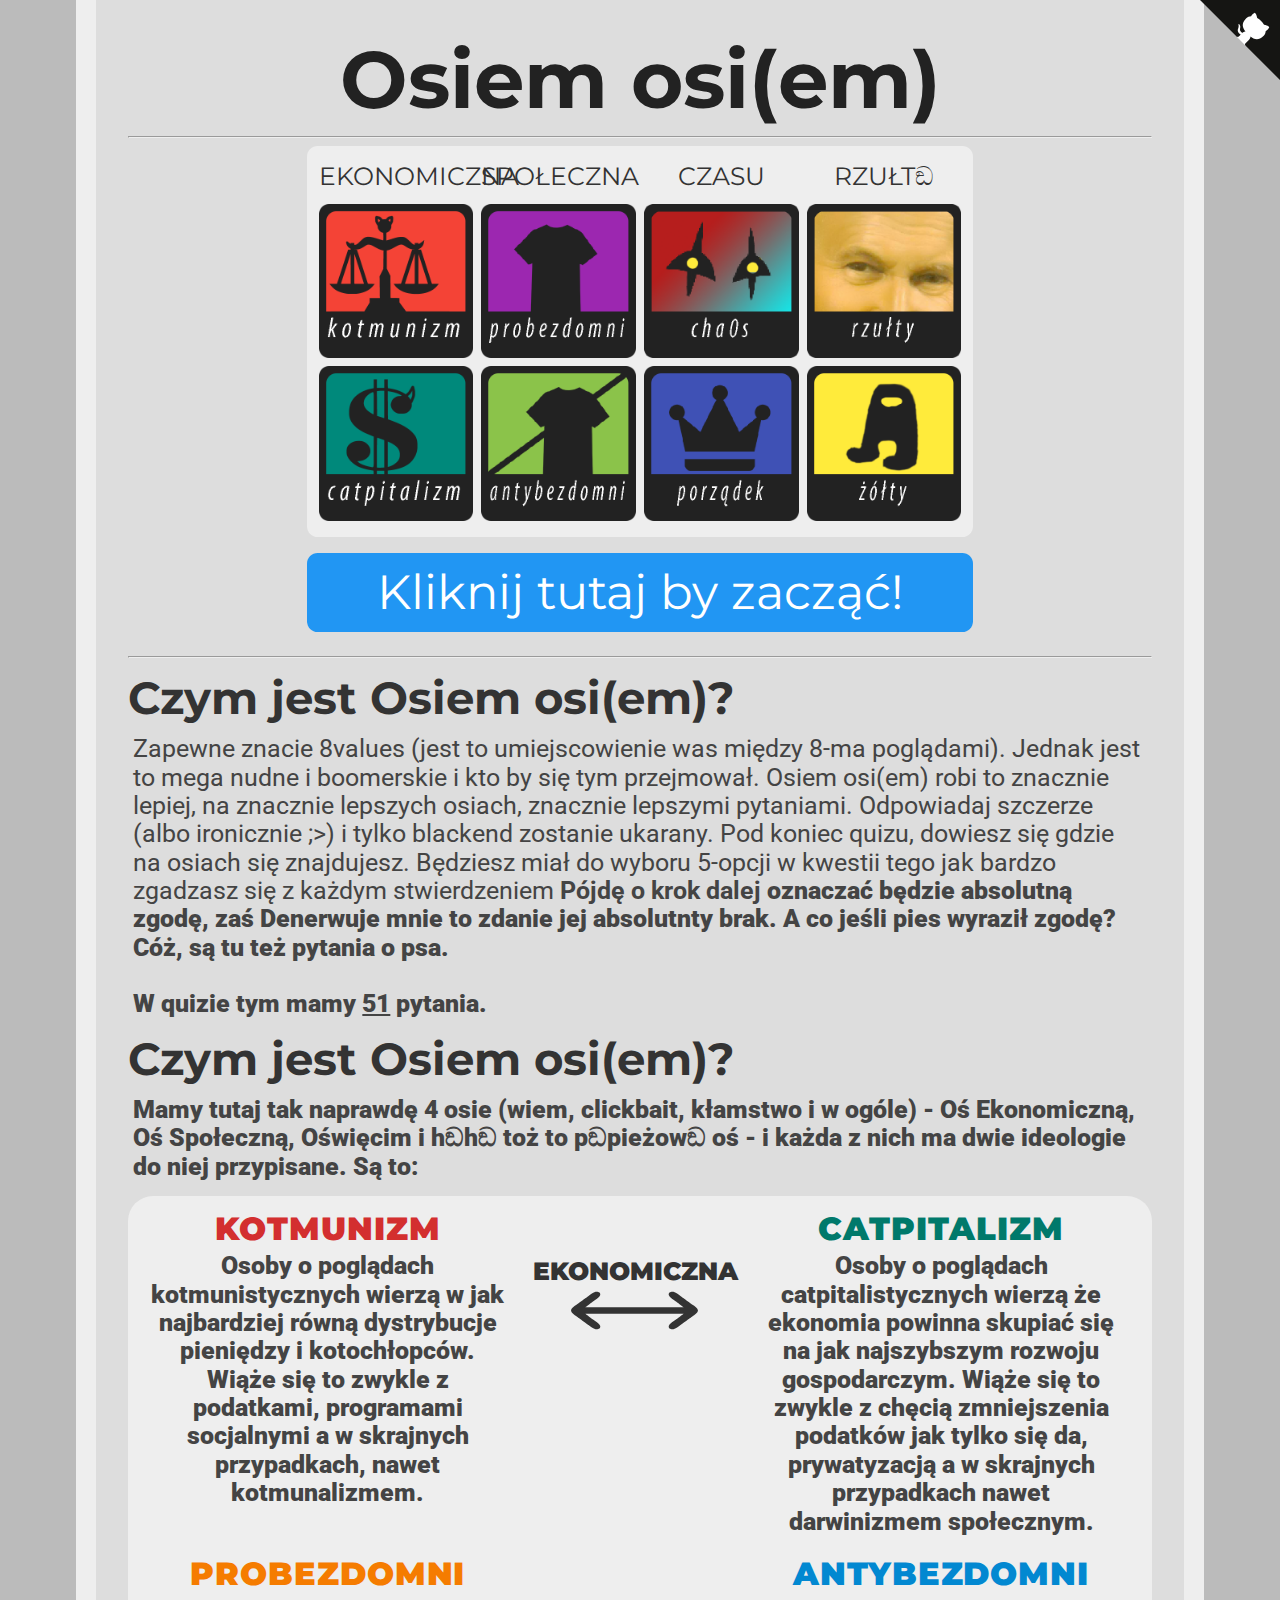
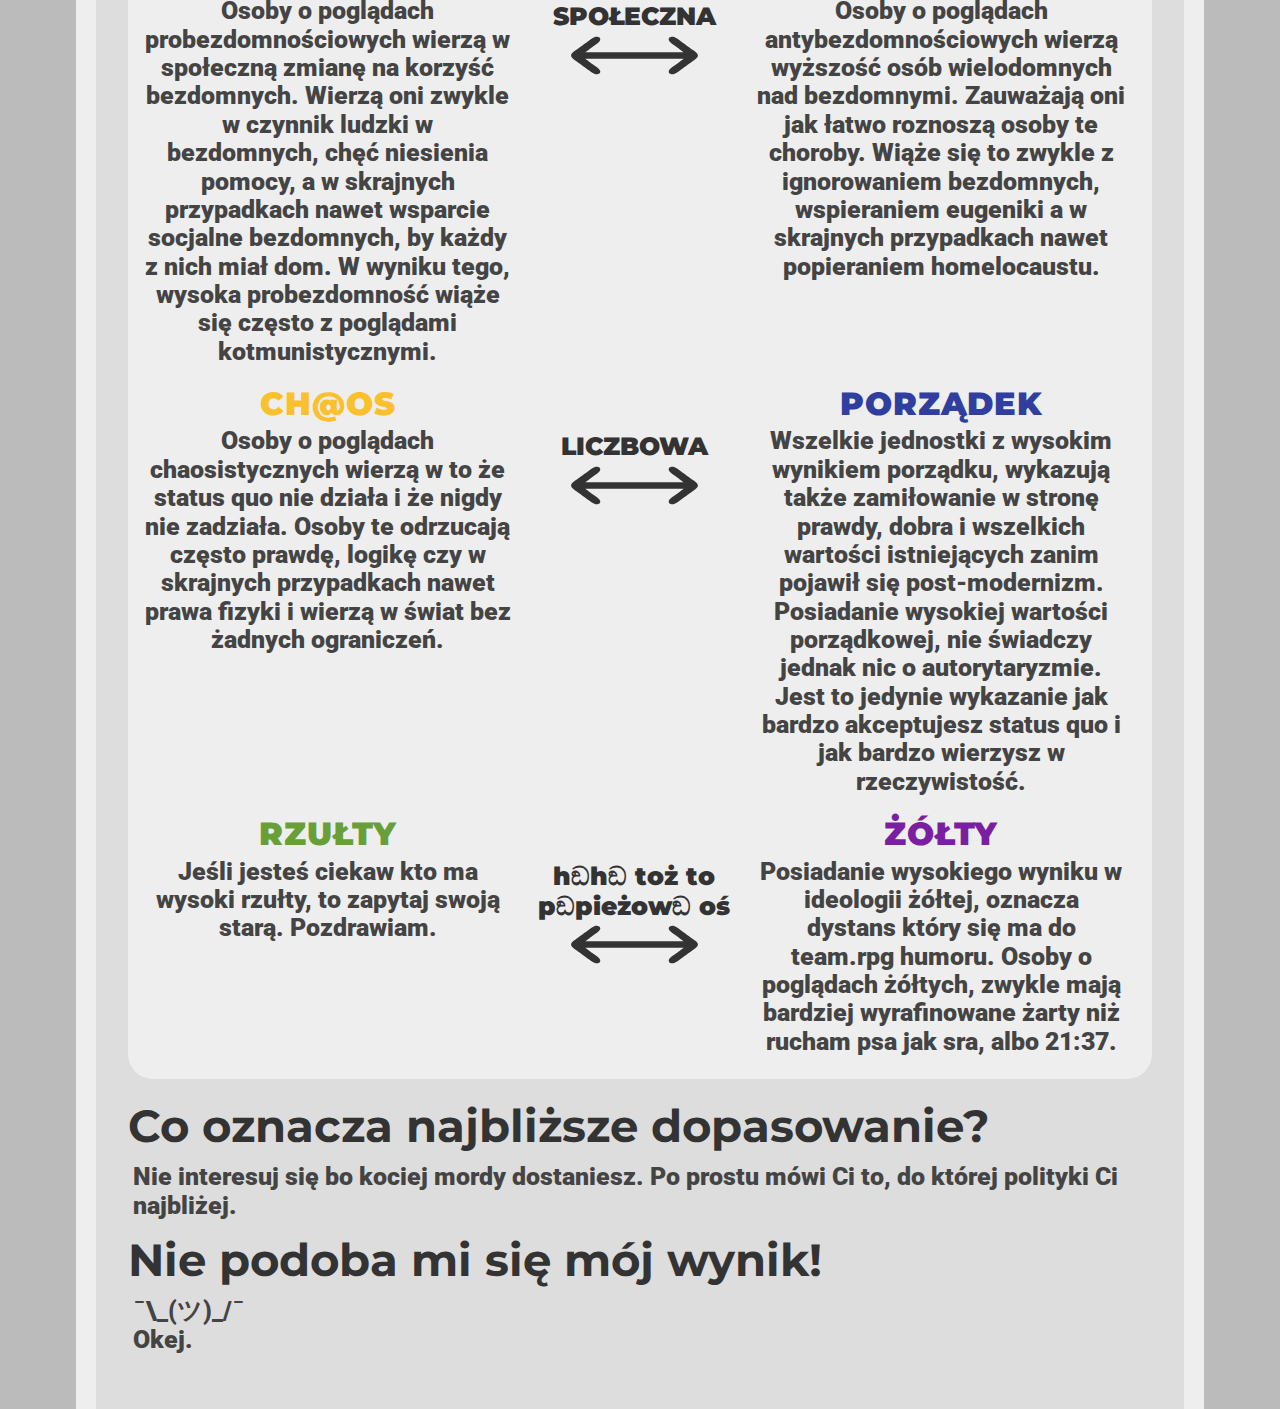
<file: index.html>
<head>
<link href="https://fonts.googleapis.com/css?family=Montserrat:300,400,700|Roboto:400,700" rel="stylesheet">
<link href='style.css' rel='stylesheet' type='text/css'>
<title>Osiem osi(em)</title>
<link rel="icon" type="x-icon" href="icon.png">
<link rel="shortcut icon" type="x-icon" href="icon.png">
<meta charset="utf-8">
<script async src="//pagead2.googlesyndication.com/pagead/js/adsbygoogle.js"></script>
<script>
  (adsbygoogle = window.adsbygoogle || []).push({
    google_ad_client: "ca-pub-6511426299019766",
    enable_page_level_ads: true
  });


</script>
</head>
<body>
<a href="https://github.com/8values/8values.github.io" class="github-corner" aria-label="View source on Github"><svg width="80" height="80" viewBox="0 0 250 250" style="fill:#151513; color:#fff; position: absolute; top: 0; border: 0; right: 0;" aria-hidden="true"><path d="M0,0 L115,115 L130,115 L142,142 L250,250 L250,0 Z"></path><path d="M128.3,109.0 C113.8,99.7 119.0,89.6 119.0,89.6 C122.0,82.7 120.5,78.6 120.5,78.6 C119.2,72.0 123.4,76.3 123.4,76.3 C127.3,80.9 125.5,87.3 125.5,87.3 C122.9,97.6 130.6,101.9 134.4,103.2" fill="currentColor" style="transform-origin: 130px 106px;" class="octo-arm"></path><path d="M115.0,115.0 C114.9,115.1 118.7,116.5 119.8,115.4 L133.7,101.6 C136.9,99.2 139.9,98.4 142.2,98.6 C133.8,88.0 127.5,74.4 143.8,58.0 C148.5,53.4 154.0,51.2 159.7,51.0 C160.3,49.4 163.2,43.6 171.4,40.1 C171.4,40.1 176.1,42.5 178.8,56.2 C183.1,58.6 187.2,61.8 190.9,65.4 C194.5,69.0 197.7,73.2 200.1,77.6 C213.8,80.2 216.3,84.9 216.3,84.9 C212.7,93.1 206.9,96.0 205.4,96.6 C205.1,102.4 203.0,107.8 198.3,112.5 C181.9,128.9 168.3,122.5 157.7,114.1 C157.9,116.9 156.7,120.9 152.7,124.9 L141.0,136.5 C139.8,137.7 141.6,141.9 141.8,141.8 Z" fill="currentColor" class="octo-body"></path></svg></a><style>.github-corner:hover .octo-arm{animation:octocat-wave 560ms ease-in-out}@keyframes octocat-wave{0%,100%{transform:rotate(0)}20%,60%{transform:rotate(-25deg)}40%,80%{transform:rotate(10deg)}}@media (max-width:500px){.github-corner:hover .octo-arm{animation:none}.github-corner .octo-arm{animation:octocat-wave 560ms ease-in-out}}</style>
<h1>Osiem osi(em)</h1>
<hr>
<div class="center">
    <div class="axis_name quadcolumn">EKONOMICZNA</div>
    <div class="axis_name quadcolumn">SPOŁECZNA</div>
    <div class="axis_name quadcolumn">CZASU</div>
    <div class="axis_name quadcolumn">RZUŁTඞ</div>
    <a href="#anchor"><img src="value_images/equality.png" class="quadcolumn"></a>
    <a href="#anchor"><img src="value_images/nation.png" class="quadcolumn"></a>
    <a href="#anchor"><img src="value_images/liberty.png" class="quadcolumn"></a>
    <a href="#anchor"><img src="value_images/tradition.png" class="quadcolumn"></a>
    <a href="#anchor"><img src="value_images/markets.png" class="quadcolumn"></a>
    <a href="#anchor"><img src="value_images/globe.png" class="quadcolumn"></a>
    <a href="#anchor"><img src="value_images/authority.png" class="quadcolumn"></a>
    <a href="#anchor"><img src="value_images/progress.png" class="quadcolumn"></a>
</div>
<br>
<button class="button" onclick="location.href='instructions.html';" style="font-size:36pt;">Kliknij tutaj by zacząć!</button>
<br><hr>
<h2>Czym jest Osiem osi(em)?</h2>
    <p>Zapewne znacie 8values (jest to umiejscowienie was między 8-ma poglądami). Jednak jest to mega nudne i boomerskie i kto by się tym przejmował. Osiem osi(em) robi to znacznie lepiej, na znacznie lepszych osiach, znacznie lepszymi pytaniami. Odpowiadaj szczerze (albo ironicznie ;>) i tylko blackend zostanie ukarany. Pod koniec quizu, dowiesz się gdzie na osiach się znajdujesz. Będziesz miał do wyboru 5-opcji w kwestii tego jak bardzo zgadzasz się z każdym stwierdzeniem <b>Pójdę o krok dalej<b> oznaczać będzie absolutną zgodę, zaś <b>Denerwuje mnie to zdanie</b> jej absolutnty brak. A co jeśli pies wyraził zgodę? Cóż, są tu też pytania o psa.<br /><br />
    W quizie tym mamy <b><u><span id="numOfQuestions"></span></u></b> pytania.</p>

<h2><a id="anchor">Czym jest Osiem osi(em)?</a></h2>
    <p>Mamy tutaj tak naprawdę 4 osie (wiem, clickbait, kłamstwo i w ogóle) - Oś Ekonomiczną, Oś Społeczną, Oświęcim i hඞhඞ toż to pඞpieżowඞ oś - i każda z nich ma dwie ideologie do niej przypisane. Są to:</p>
    <div class="explanation_bg">
        <div class="spacer">
            <div class="explanation_blurb_left">
                <p class="value"><b style="color:#d32f2f;">KOTMUNIZM</b></p>
                <p class="blurb-text">
                    Osoby o poglądach kotmunistycznych wierzą w jak najbardziej równą dystrybucje pieniędzy i kotochłopców. Wiąże się to zwykle z podatkami, programami socjalnymi a w skrajnych przypadkach, nawet kotmunalizmem.
                </p>
            </div>
            <div class="explanation_axis">
                <p class="axis_name">EKONOMICZNA</p>
                <img class="arrow" src="double_arrow.svg"></img>
            </div>
            <div class="explanation_blurb_right">
                <p class="value"><b style="color:#00796b;">CATPITALIZM</b></p>
                <p class="blurb-text">
                    Osoby o poglądach catpitalistycznych wierzą że ekonomia powinna skupiać się na jak najszybszym rozwoju gospodarczym. Wiąże się to zwykle z chęcią zmniejszenia podatków jak tylko się da, prywatyzacją a w skrajnych przypadkach nawet darwinizmem społecznym.
                </p>
            </div>
        </div>
        <div class="spacer">
            <div class="explanation_blurb_left">
                <p class="value"><b style="color:#f57c00;">PROBEZDOMNI</b></p>
                <p class="blurb-text">
                    Osoby o poglądach probezdomnościowych wierzą w społeczną zmianę na korzyść bezdomnych. Wierzą oni zwykle w czynnik ludzki w bezdomnych, chęć niesienia pomocy, a w skrajnych przypadkach nawet wsparcie socjalne bezdomnych, by każdy z nich miał dom. W wyniku tego, wysoka probezdomność wiąże się często z poglądami kotmunistycznymi.
                </p>
            </div>
            <div class="explanation_axis">
                <p class="axis_name">SPOŁECZNA</p>
                <img class="arrow" src="double_arrow.svg"></img>
            </div>
            <div class="explanation_blurb_right">
                <p class="value"><b style="color:#0288d1;">ANTYBEZDOMNI</b></p>
                <p class="blurb-text">
                    Osoby o poglądach antybezdomnościowych wierzą wyższość osób wielodomnych nad bezdomnymi. Zauważają oni jak łatwo roznoszą osoby te choroby. Wiąże się to zwykle z ignorowaniem bezdomnych, wspieraniem eugeniki a w skrajnych przypadkach nawet popieraniem homelocaustu.
                </p>
            </div>
        </div>
        <div class="spacer">
            <div class="explanation_blurb_left">
                <p class="value"><b style="color:#fbc02d;">CH@OS</b></p>
                <p class="blurb-text">
                    Osoby o poglądach chaosistycznych wierzą w to że status quo nie działa i że nigdy nie zadziała. Osoby te odrzucają często prawdę, logikę czy w skrajnych przypadkach nawet prawa fizyki i wierzą w świat bez żadnych ograniczeń.
                </p>
            </div>
            <div class="explanation_axis">
                <p class="axis_name">LICZBOWA</p>
                <img class="arrow" src="double_arrow.svg"></img>
            </div>
            <div class="explanation_blurb_right">
                <p class="value"><b style="color:#303f9f;">PORZĄDEK</b></p>
                <p class="blurb-text">
                    Wszelkie jednostki z wysokim wynikiem porządku, wykazują także zamiłowanie w stronę prawdy, dobra i wszelkich wartości istniejących zanim pojawił się post-modernizm. Posiadanie wysokiej wartości porządkowej, nie świadczy jednak nic o autorytaryzmie. Jest to jedynie wykazanie jak bardzo akceptujesz status quo i jak bardzo wierzysz w rzeczywistość.
                </p>
            </div>
        </div>
        <div class="spacer">
            <div class="explanation_blurb_left">
                <p class="value"><b style="color:#689f38;">RZUŁTY</b></p>
                <p class="blurb-text">
                    Jeśli jesteś ciekaw kto ma wysoki rzułty, to zapytaj swoją starą. Pozdrawiam.
                </p>
            </div>
            <div class="explanation_axis">
                <p class="axis_name">hඞhඞ toż to pඞpieżowඞ oś</p>
                <img class="arrow" src="double_arrow.svg"></img>
            </div>
            <div class="explanation_blurb_right">
                <p class="value"><b style="color:#7b1fa2;">ŻÓŁTY</b></p>
                <p class="blurb-text">
                    Posiadanie wysokiego wyniku w ideologii żółtej, oznacza dystans który się ma do team.rpg humoru. Osoby o poglądach żółtych, zwykle mają bardziej wyrafinowane żarty niż rucham psa jak sra, albo 21:37.
                </p>
            </div>
        </div>
        <br/>
    </div>

<h2 style="margin-top: 17pt;">Co oznacza najbliższe dopasowanie?</h2>
    <p>Nie interesuj się bo kociej mordy dostaniesz. Po prostu mówi Ci to, do której polityki Ci najbliżej.</p>
<h2>Nie podoba mi się mój wynik!</h2>
    <p>¯\_(ツ)_/¯<br/>
    Okej.</p>
<br>
<!-- Website visit statistics - no personal information is collected! -->
<script type="text/javascript">
var sc_project=11325211;
var sc_invisible=1;
var sc_security="fd9f0659";
var scJsHost = (("https:" == document.location.protocol) ?
"https://secure." : "http://www.");
document.write("<sc"+"ript type='text/javascript' src='" +
scJsHost+
"statcounter.com/counter/counter.js'></"+"script>");
</script>
<noscript><div class="statcounter"><a title="web stats"
href="http://statcounter.com/" target="_blank"><img
class="statcounter"
src="//c.statcounter.com/11325211/0/fd9f0659/1/" alt="web
stats"></a></div></noscript>

<!-- This is the script for the page itself -->
<script type="application/javascript"src="questions.js"></script>
<script type="text/javascript">
    document.getElementById("numOfQuestions").innerHTML = questions.length;
</script>
</body>
</file>
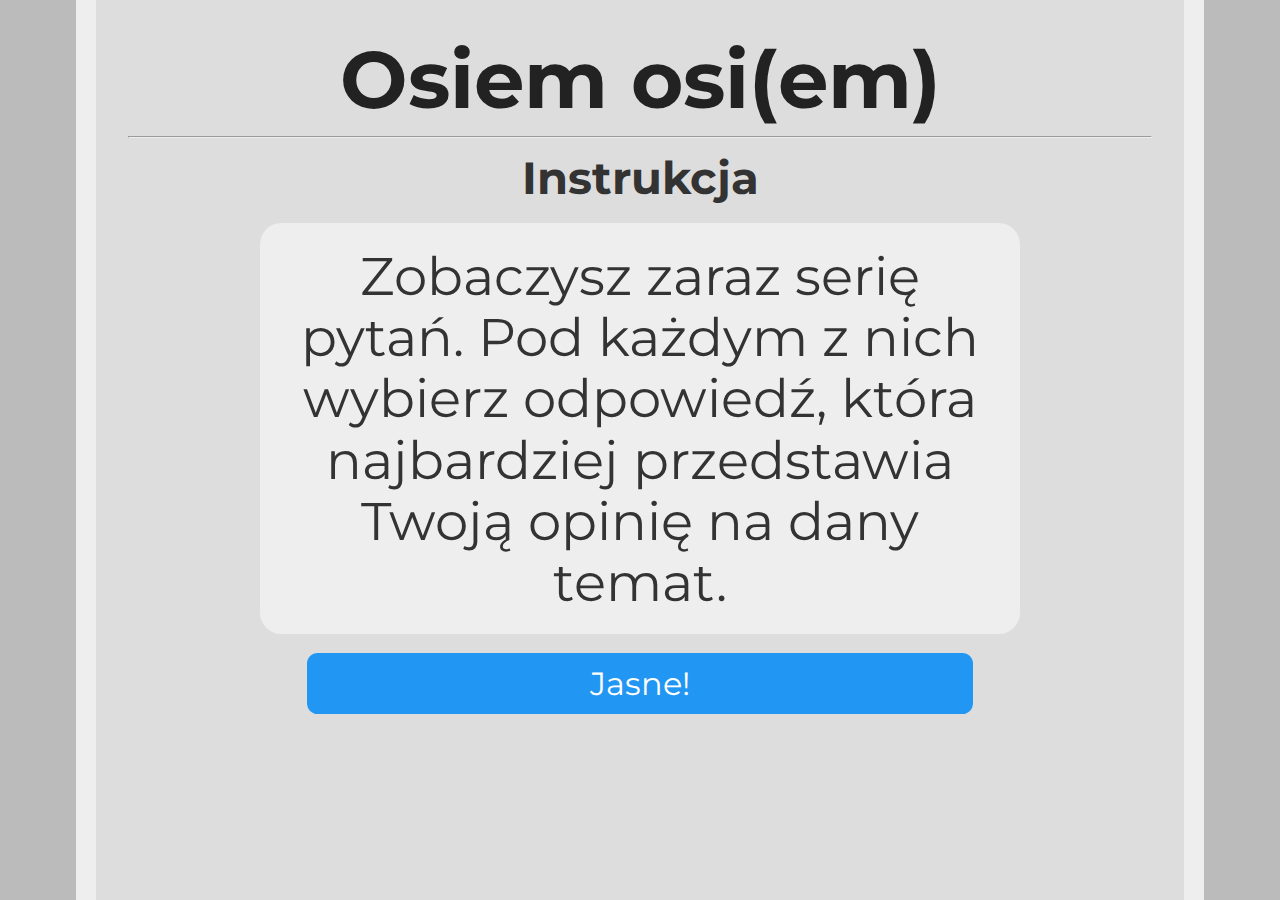
<file: instructions.html>
<head>
<link href="https://fonts.googleapis.com/css?family=Montserrat:300,400,700|Roboto:400,700" rel="stylesheet">
<link href='style.css' rel='stylesheet' type='text/css'>
<title>Osiem osi(em)</title>
<link rel="icon" type="x-icon" href="icon.png">
<link rel="shortcut icon" type="x-icon" href="icon.png">
<meta charset="utf-8">
<script async src="//pagead2.googlesyndication.com/pagead/js/adsbygoogle.js"></script>
<script>
  (adsbygoogle = window.adsbygoogle || []).push({
    google_ad_client: "ca-pub-6511426299019766",
    enable_page_level_ads: true
  });
</script>
</head>
<body>

<h1>Osiem osi(em)</h1>
<hr>
<h2 style="text-align:center;">Instrukcja</h2>
<p class="question">Zobaczysz zaraz serię pytań. Pod każdym z nich wybierz odpowiedź, która najbardziej przedstawia Twoją opinię na dany temat.</p>
<button class="button" onclick="location.href='quiz.html';">Jasne!</button> <br>

<!-- Website visit statistics - no personal information is collected! -->
<script type="text/javascript">
var sc_project=11325211;
var sc_invisible=1;
var sc_security="fd9f0659";
var scJsHost = (("https:" == document.location.protocol) ?
"https://secure." : "http://www.");
document.write("<sc"+"ript type='text/javascript' src='" +
scJsHost+
"statcounter.com/counter/counter.js'></"+"script>");
</script>
<noscript><div class="statcounter"><a title="web stats"
href="http://statcounter.com/" target="_blank"><img
class="statcounter"
src="//c.statcounter.com/11325211/0/fd9f0659/1/" alt="web
stats"></a></div></noscript>
</body>
</file>
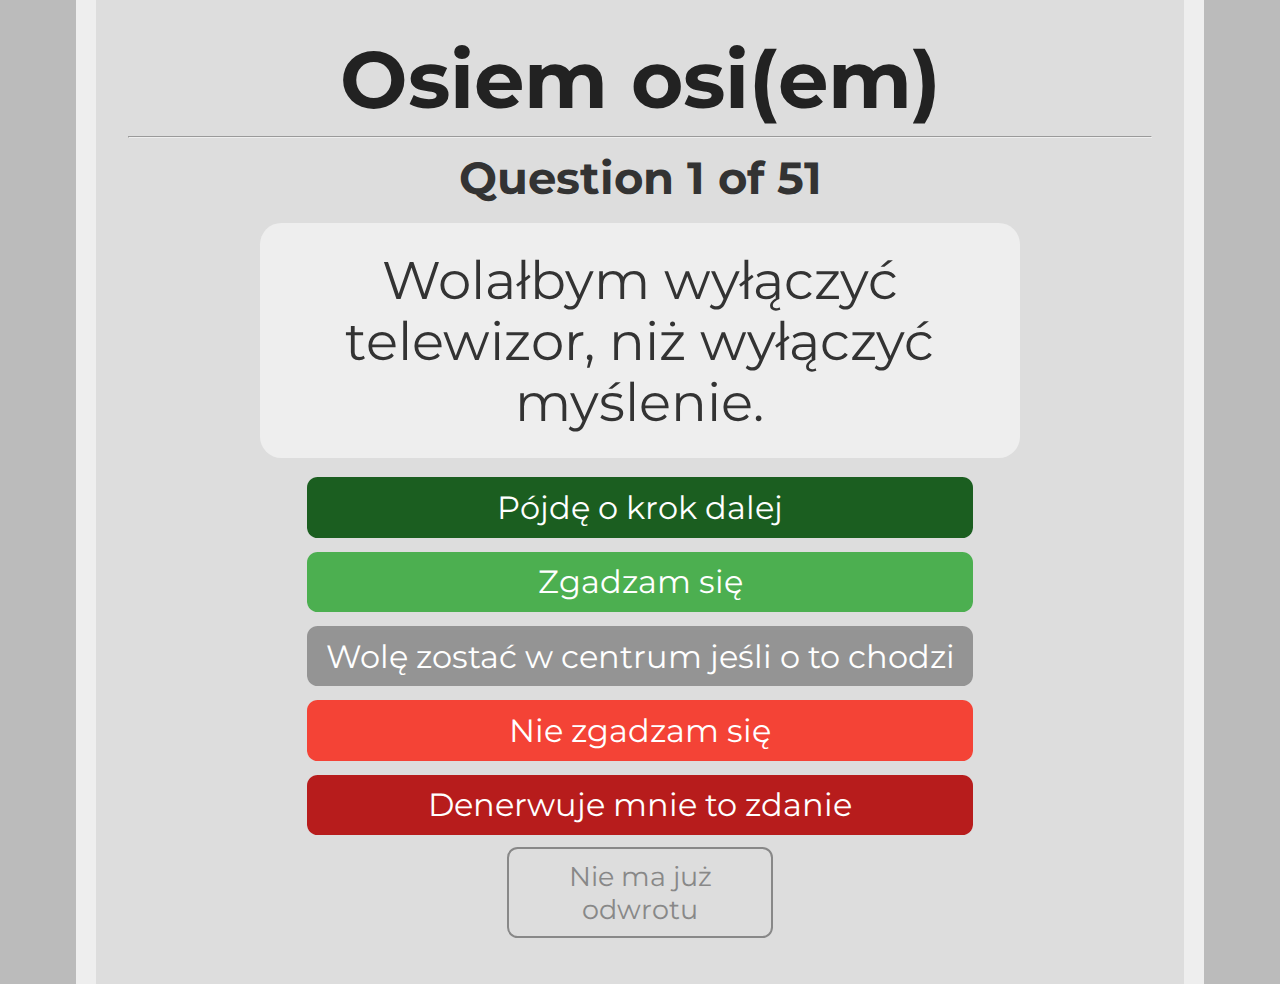
<file: quiz.html>
<head>
<link href="https://fonts.googleapis.com/css?family=Montserrat:300,400,700|Roboto:400,700" rel="stylesheet">
<link href='style.css' rel='stylesheet' type='text/css'>
<title>Osiem osi(em)</title>
<link rel="icon" type="x-icon" href="icon.png">
<link rel="shortcut icon" type="x-icon" href="icon.png">
<meta charset="utf-8">
<script async src="//pagead2.googlesyndication.com/pagead/js/adsbygoogle.js"></script>
<script>
  (adsbygoogle = window.adsbygoogle || []).push({
    google_ad_client: "ca-pub-6511426299019766",
    enable_page_level_ads: true
  });
</script>
</head>
<body>
<script type="application/javascript"
        src="questions.js">
</script>
<h1>Osiem osi(em)</h1>
<hr>
<h2 style="text-align:center;" id="question-number">Ładowanie...</h2>
<p class="question" id="question-text"></p>
<button class="button stronglyAgree" onclick="next_question( 1.0)">Pójdę o krok dalej</button> <br>
<button class="button agree" onclick="next_question( 0.5)">Zgadzam się</button> <br>
<button class="button neutral" onclick="next_question( 0.0)">Wolę zostać w centrum jeśli o to chodzi</button> <br>
<button class="button disagree" onclick="next_question(-0.5)">Nie zgadzam się</button> <br>
<button class="button stronglyDisagree" onclick="next_question(-1.0)">Denerwuje mnie to zdanie</button> <br>
<button class="small_button" onclick="prev_question()" id="back_button">Nie ma już odwrotu</button>
<button class="small_button_off" id="back_button_off">Nie ma już odwrotu</button><br>

<!-- Website visit statistics - no personal information is collected! -->
<script type="text/javascript">
var sc_project=11325211;
var sc_invisible=1;
var sc_security="fd9f0659";
var scJsHost = (("https:" == document.location.protocol) ?
"https://secure." : "http://www.");
document.write("<sc"+"ript type='text/javascript' src='" +
scJsHost+
"statcounter.com/counter/counter.js'></"+"script>");
</script>
<noscript><div class="statcounter"><a title="web stats"
href="http://statcounter.com/" target="_blank"><img
class="statcounter"
src="//c.statcounter.com/11325211/0/fd9f0659/1/" alt="web
stats"></a></div></noscript>

<!-- JavaScript for the test itself -->
<script>
    var max_econ, max_dipl, max_govt, max_scty; // Max possible scores
    max_econ = max_dipl = max_govt = max_scty = 0;
    let econ_array = new Array(questions.length);
    let dipl_array = new Array(questions.length);
    let govt_array = new Array(questions.length);
    let scty_array = new Array(questions.length);
    var qn = 0; // Question number
    init_question();
    for (var i = 0; i < questions.length; i++) {
        max_econ += Math.abs(questions[i].effect.econ)
        max_dipl += Math.abs(questions[i].effect.dipl)
        max_govt += Math.abs(questions[i].effect.govt)
        max_scty += Math.abs(questions[i].effect.scty)
    }
    function init_question() {
        document.getElementById("question-text").innerHTML = questions[qn].question;
        document.getElementById("question-number").innerHTML = "Question " + (qn + 1) + " of " + (questions.length);
        if (qn == 0) {
            document.getElementById("back_button").style.display = 'none';
            document.getElementById("back_button_off").style.display = 'block';
        } else {
            document.getElementById("back_button").style.display = 'block';
            document.getElementById("back_button_off").style.display = 'none';
        }

    }

    function next_question(mult) {
        econ_array[qn] = mult*questions[qn].effect.econ
        dipl_array[qn] = mult*questions[qn].effect.dipl
        govt_array[qn] = mult*questions[qn].effect.govt
        scty_array[qn] = mult*questions[qn].effect.scty
        qn++;
        if (qn < questions.length) {
            init_question();
        } else {
            results();
        }
    }

    function prev_question() {
        if (qn == 0) {
            return;
        }
        qn--;
        init_question();
    }

    function calc_score(score,max) {
        return (100*(max+score)/(2*max)).toFixed(1)
    }

    function results() {
        let final_econ = econ_array.reduce((a, b) => a + b, 0)
        let final_dipl = dipl_array.reduce((a, b) => a + b, 0)
        let final_govt = govt_array.reduce((a, b) => a + b, 0)
        let final_scty = scty_array.reduce((a, b) => a + b, 0)
        location.href = `results.html`
            + `?e=${calc_score(final_econ,max_econ)}`
            + `&d=${calc_score(final_dipl,max_dipl)}`
            + `&g=${calc_score(final_govt,max_govt)}`
            + `&s=${calc_score(final_scty,max_scty)}`
    }
</script>
</body>
</file>
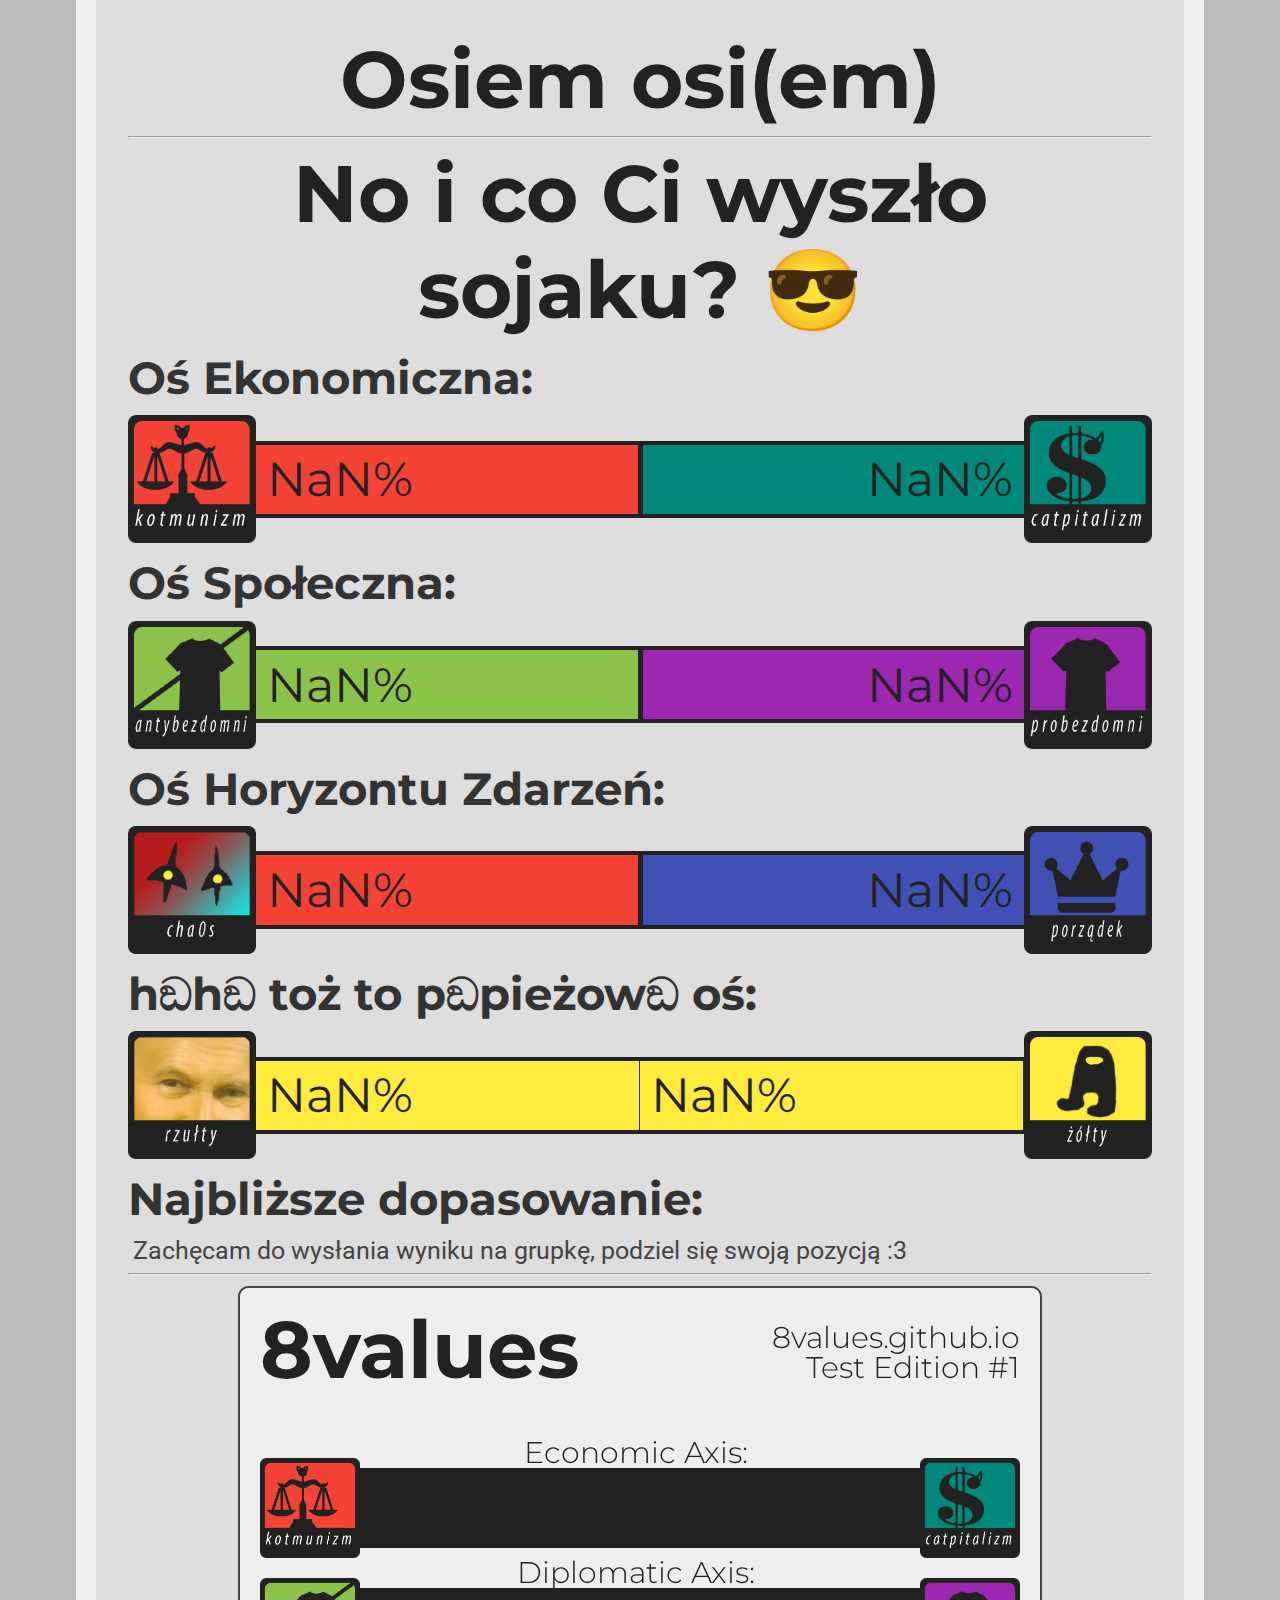
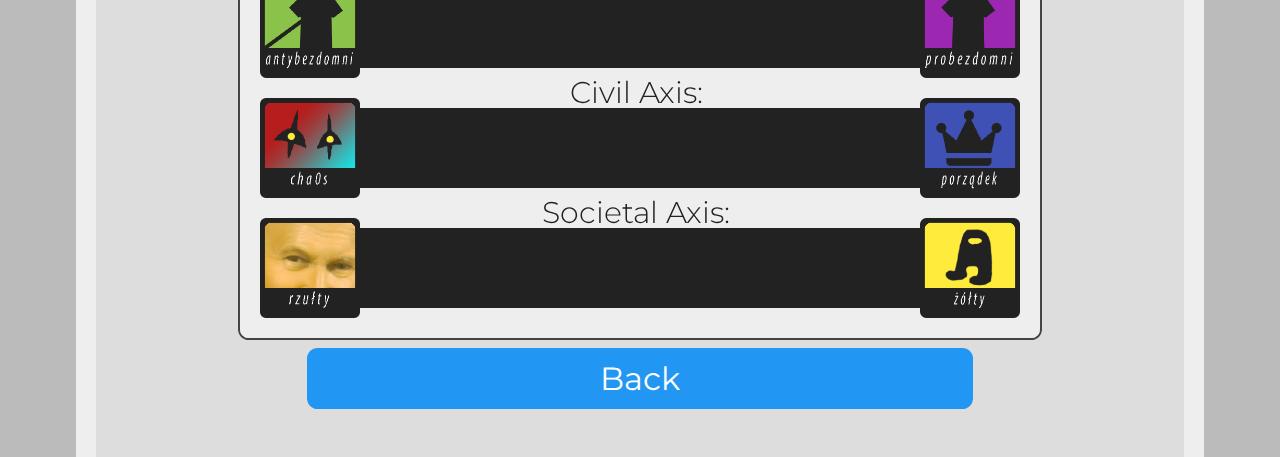
<file: results.html>
<head>
<link href="https://fonts.googleapis.com/css?family=Montserrat:300,400,700|Roboto:400,700" rel="stylesheet">
<link href='style.css' rel='stylesheet' type='text/css'>
<title>Osiem osi(em)</title>
<link rel="icon" type="x-icon" href="icon.png">
<link rel="shortcut icon" type="x-icon" href="icon.png">
<meta charset="utf-8">
<script>
  version = "Test Edition #1" //Remember to update this before making changes to the test itself!
</script>
</head>
<script type="application/javascript"
        src="ideologies.js">
</script>

<body>
<h1>Osiem osi(em)</h1>
<hr>

<h1>No i co Ci wyszło sojaku? 😎</h1>

<h2>Oś Ekonomiczna: <span class="weight-300" id="economic-label"></span></h2>
<div class="axis">
    <img id="img-equality" src="value_images/equality.png" height="128pt"/>
    <div class="bar equality" id="bar-equality"><div class="text-wrapper" id="equality"></div></div>
    <div class="bar wealth" id="bar-wealth"><div class="text-wrapper" id="wealth"></div></div>
    <img id="img-wealth" src="value_images/markets.png" height="128pt"/>
</div>
<h2>Oś Społeczna: <span class="weight-300" id="diplomatic-label"></span></h2>
<div class="axis">
    <img id="img-might" src="value_images/globe.png" height="128pt"/>
    <div class="bar tradition" id="bar-might"><div class="text-wrapper" id="might"></div></div>
    <div class="bar progress" id="bar-peace"><div class="text-wrapper" id="peace"></div></div>
    <img id="img-peace" src="value_images/nation.png" height="128pt"/>
</div>
<h2>Oś Horyzontu Zdarzeń: <span class="weight-300" id="state-label"></span></h2>
<div class="axis">
    <img id="img-liberty" src="value_images/liberty.png" height="128pt"/>
    <div class="bar equality" id="bar-liberty"><div class="text-wrapper" id="liberty"></div></div>
    <div class="bar authority" id="bar-authority"><div class="text-wrapper" id="authority"></div></div>
    <img id="img-authority" src="value_images/authority.png" height="128pt"/>
</div>
<h2>hඞhඞ toż to pඞpieżowඞ oś: <span class="weight-300" id="society-label"></span></h2>
<div class="axis">
    <img id="img-tradition" src="value_images/tradition.png" height="128pt"/>
    <div class="bar liberty" id="bar-tradition"><div class="text-wrapper" id="tradition"></div></div>
    <div class="bar liberty" id="bar-progress"><div class="text-wrapper" id="progress"></div></div>
    <img id="img-progress" src="value_images/progress.png" height="128pt"/>
</div>
<h2>Najbliższe dopasowanie: <span class="weight-300" id="ideology-label"></span></h2>
<p>Zachęcam do wysłania wyniku na grupkę, podziel się swoją pozycją :3</p>
<hr/>
<img src="" id="banner">
<button class="button" onclick="location.href='index.html';">Back</button> <br>
<!-- Website visit statistics - no personal information is collected! -->
<script type="text/javascript">
var sc_project=11325211;
var sc_invisible=1;
var sc_security="fd9f0659";
var scJsHost = (("https:" == document.location.protocol) ?
"https://secure." : "http://www.");
document.write("<sc"+"ript type='text/javascript' src='" +
scJsHost+
"statcounter.com/counter/counter.js'></"+"script>");
</script>
<noscript><div class="statcounter"><a title="web stats"
href="http://statcounter.com/" target="_blank"><img
class="statcounter"
src="//c.statcounter.com/11325211/0/fd9f0659/1/" alt="web
stats"></a></div></noscript>
<script>
    function getQueryVariable(variable)
    {
           var query = window.location.search.substring(1)
           var vars = query.split("&")
           for (var i=0;i<vars.length;i++) {
                   var pair = vars[i].split("=")
                   if(pair[0] == variable) {return pair[1]}
           }
           return(NaN);
    }

    function setBarValue(name, value) {
        innerel = document.getElementById(name)
        outerel = document.getElementById("bar-" + name)
        outerel.style.width = (value + "%")
        innerel.innerHTML = (value + "%")
        if (innerel.offsetWidth + 20 > outerel.offsetWidth) {
            innerel.style.visibility = "hidden"
        }
    }

    econArray = ["Kotmunista","W naszej grupce może się udać","Drobne plany socjalne","Człowiek","Wolno-rynkowiec","Kotrporacjonista","Catpitalista"]
    diplArray = ["Najprawdopodobniej bezdomny","Aktywista na rzecz bezdomnych","Pro-bezdomny","Centrysta","Anty-bezdomny","Nazi-me czekasz by bezdomni wymarli","Obrońca homelocaustu"]
    govtArray = ["Chaosista","Anarcho-anarchista","Anarchista","Post-modernista","Umiarkowanie","Moralista","Realista"]
    sctyArray = ["Virgin","Sojak","Lewak","Pfff","Bestia z okolicy Wadowic","Mam w dupie ten wynik, mną rządzi Papież","Chad"]

    function setLabel(val,ary) {
        if (val > 100) { return "" } else
        if (val > 90) { return ary[0] } else
        if (val > 75) { return ary[1] } else
        if (val > 60) { return ary[2] } else
        if (val >= 40) { return ary[3] } else
        if (val >= 25) { return ary[4] } else
        if (val >= 10) { return ary[5] } else
        if (val >= 0) { return ary[6] } else
        	{return ""}
    }

    equality  = getQueryVariable("e")
    peace     = getQueryVariable("d")
    liberty   = getQueryVariable("g")
    progress  = getQueryVariable("s")
    wealth    = (100 - equality).toFixed(1)
    might     = (100 - peace   ).toFixed(1)
    authority = (100 - liberty ).toFixed(1)
    tradition = (100 - progress).toFixed(1)

    setBarValue("equality", equality)
    setBarValue("wealth", wealth)
    setBarValue("peace", peace)
    setBarValue("might", might)
    setBarValue("liberty", liberty)
    setBarValue("authority", authority)
    setBarValue("progress", progress)
    setBarValue("tradition", tradition)

    document.getElementById("economic-label").innerHTML = setLabel(equality, econArray)
    document.getElementById("diplomatic-label").innerHTML = setLabel(peace, diplArray)
    document.getElementById("state-label").innerHTML = setLabel(liberty, govtArray)
    document.getElementById("society-label").innerHTML = setLabel(progress, sctyArray)

    ideology = ""
    ideodist = Infinity
    for (var i = 0; i < ideologies.length; i++) {
        dist = 0
        dist += Math.pow(Math.abs(ideologies[i].stats.econ - equality), 2)
        dist += Math.pow(Math.abs(ideologies[i].stats.govt - liberty), 2)
        dist += Math.pow(Math.abs(ideologies[i].stats.dipl - peace), 1.73856063)
        dist += Math.pow(Math.abs(ideologies[i].stats.scty - progress), 1.73856063)
        if (dist < ideodist) {
            ideology = ideologies[i].name
            ideodist = dist
        }
    }
    document.getElementById("ideology-label").innerHTML = ideology

    function createImage(src, x, y, w, h) {
        img = new Image ()
        img.src = src
        img.onLoad = function() {
            ctx.drawImage(img, x, y, w, h)
        }
    }

    window.onload = function() {
        var c = document.createElement("canvas")
        var ctx = c.getContext("2d")
        c.width = 800;
        c.height = 650;
        ctx.fillStyle = "#EEEEEE"
        ctx.fillRect(0,0,800,650);

        img = document.getElementById("img-equality")
        ctx.drawImage(img, 20, 170, 100, 100);
        img = document.getElementById("img-wealth")
        ctx.drawImage(img, 680, 170, 100, 100)
        img = document.getElementById("img-might")
        ctx.drawImage(img, 20, 290, 100, 100)
        img = document.getElementById("img-peace")
        ctx.drawImage(img, 680, 290, 100, 100)
        img = document.getElementById("img-liberty")
        ctx.drawImage(img, 20, 410, 100, 100)
        img = document.getElementById("img-authority")
        ctx.drawImage(img, 680, 410, 100, 100)
        img = document.getElementById("img-tradition")
        ctx.drawImage(img, 20, 530, 100, 100)
        img = document.getElementById("img-progress")
        ctx.drawImage(img, 680, 530, 100, 100)

        ctx.fillStyle="#222222"
        ctx.fillRect(120, 180, 560, 80)
        ctx.fillRect(120, 300, 560, 80)
        ctx.fillRect(120, 420, 560, 80)
        ctx.fillRect(120, 540, 560, 80)
        ctx.fillStyle="#f44336"
        ctx.fillRect(120, 184, 5.6*equality-2, 72)
        ctx.fillStyle="#00897b"
        ctx.fillRect(682-5.6*wealth, 184, 5.6*wealth-2, 72)
        ctx.fillStyle="#ff9800"
        ctx.fillRect(120, 304, 5.6*might-2, 72)
        ctx.fillStyle="#03a9f4"
        ctx.fillRect(682-5.6*peace, 304, 5.6*peace-2, 72)
        ctx.fillStyle="#ffeb3b"
        ctx.fillRect(120, 424, 5.6*liberty-2, 72)
        ctx.fillStyle="#3f51b5"
        ctx.fillRect(682-5.6*authority, 424, 5.6*authority-2, 72)
        ctx.fillStyle="#8bc34a"
        ctx.fillRect(120, 544, 5.6*tradition-2, 72)
        ctx.fillStyle="#9c27b0"
        ctx.fillRect(682-5.6*progress, 544, 5.6*progress-2, 72)
        ctx.fillStyle="#222222"
        ctx.font="700 80px Montserrat"
        ctx.textAlign="left"
        ctx.fillText("8values", 20, 90)
        ctx.font="50px Montserrat"
        ctx.fillText(ideology, 20, 140)

        ctx.textAlign="left"
        if (equality  > 30) {ctx.fillText(equality + "%", 130, 237.5)}
        if (might     > 30) {ctx.fillText(might + "%", 130, 357.5)}
        if (liberty   > 30) {ctx.fillText(liberty + "%", 130, 477.5)}
        if (tradition > 30) {ctx.fillText(tradition + "%", 130, 597.5)}
        ctx.textAlign="right"
        if (wealth    > 30) {ctx.fillText(wealth + "%", 670, 237.5)}
        if (peace     > 30) {ctx.fillText(peace + "%", 670, 357.5)}
        if (authority > 30) {ctx.fillText(authority + "%", 670, 477.5)}
        if (progress  > 30) {ctx.fillText(progress + "%", 670, 597.5)}

        ctx.font="300 30px Montserrat"
        ctx.fillText("8values.github.io", 780, 60)
		ctx.fillText(version, 780, 90)
        ctx.textAlign="center"
        ctx.fillText("Economic Axis: " + document.getElementById("economic-label").innerHTML, 400, 175)
        ctx.fillText("Diplomatic Axis: " + document.getElementById("diplomatic-label").innerHTML, 400, 295)
        ctx.fillText("Civil Axis: " + document.getElementById("state-label").innerHTML, 400, 415)
        ctx.fillText("Societal Axis: " + document.getElementById("society-label").innerHTML, 400, 535)

        document.getElementById("banner").src = c.toDataURL();
    }
    </script>
</body>
</file>
<file: style.css>
html {
    background-color: #bbbbbb;
    padding: 0px;
    scroll-behavior: smooth;
}
body {
    width: 80%;
    min-height: calc(100vh - 4em);
    margin: 0 auto;
    padding: 2em;
    background-color: #dddddd;
    border-color: #eeeeee;
    border-left-style: solid;
    border-right-style: solid;
    border-width: 20px;
}
p {
    color: #444444;
    font-family: 'Roboto', sans-serif;
    font-size: 18.5pt;
    line-height: 1.15;
    margin: 4pt;
}

p.value {
    margin-top: 22px;
    margin-bottom: 22px;
    text-indent: -16pt;
    margin-left: 20pt;
    font-size: 24pt;
    line-height: 2.11666656px;
    letter-spacing: 0.03em;
    font-family: 'Montserrat';
}

p.axis_name {
    margin-top: 50px;
    color: #333333;
    font-size: 19pt;
    font-family: 'Montserrat';
}
p.question {
    margin: 16pt auto;
    color: #333333;
    font-family: 'Montserrat', sans-serif;
    font-weight: normal;
    width: 70%;
    min-width: 500pt;
    min-height: 144pt;
    background-color: #eeeeee;
    padding: 16pt;
    border-radius: 16pt;
    font-size: 40pt;
    display: flex;
    justify-content: center;
    align-items: center;
    text-align: center;

}
h1 {
    color: #222222;
    font-family: 'Montserrat', sans-serif;
    font-size: 60pt;
    text-align: center;
    line-height: 72pt;
    margin-top: 0pt;
    margin-bottom: 0pt;
}
h2 {
    color: #333333;
    font-family: 'Montserrat', sans-serif;
    font-size: 34pt;
    line-height: 36pt;
    margin-top: 12pt;
    margin-bottom: 10pt;
}
li {
    font-size: 16pt;
    text-indent: 16pt;
}
a {
    font-family: inherit;
}
div.center {
    background-color: #eeeeee;
    font-family: 'Montserrat', sans-serif;
    border-radius: 8pt;
    padding: 6pt;
    color: white;
    width: 50%;
    min-width: 488pt;
    text-align: center;
    text-decoration: none;
    display: block;
    font-size: 24pt;
    margin: auto;
}
img.quadcolumn {
    width: 23.75%;
    transition: transform .3s;
}
img.quadcolumn:hover {
    transform: scale(1.05);
  }
div.quadcolumn {
    width: 23.75%;
}
div.axis_name {
    color: #333333;
    font-size: 19pt;
    font-family: 'Montserrat';
    display: inline-block;
    padding-bottom: 8.65pt;
}
.spacer {
    display: flex;
}
.spacer > div{
    margin-top: 10px;
    display: inline-block;
    *display: inline; /* For IE7 */
    text-align: center;
}
.button {
    background-color: #2196f3;
    font-family: 'Montserrat', sans-serif;
    border: none;
    border-radius: 8pt;
    color: white;
    padding: 8pt;
    width: 50%;
    min-width: 500pt;
    text-align: center;
    text-decoration: none;
    display: block;
    font-size: 24pt;
    margin: -2px auto;
    cursor: pointer;
}



.button:hover, .button:focus { background: #1687e0; }
.stronglyAgree { background: #1b5e20; }
.stronglyAgree:hover, .stronglyAgree:focus { background: #154a19; }
.agree { background: #4caf50; }
.agree:hover, .agree:focus { background: #29942e; }
.neutral { background: #949494; }
.neutral:hover, .neutral:focus { background: #656565; }
.disagree { background: #f44336; }
.disagree:hover, .disagree:focus { background: #d6271a; }
.stronglyDisagree { background: #b71c1c; }
.stronglyDisagree:hover, .stronglyDisagree:focus { background: #a00e0e; }

.small_button, .small_button_off {
    background-color: #333;
    font-family: 'Montserrat', sans-serif;
    border: none;
    border-radius: 8pt;
    color: white;
    padding: 8pt;
    width: 10%;
    min-width: 200pt;
    text-align: center;
    text-decoration: none;
    display: block;
    font-size: 20pt;
    margin: -2px auto;
    cursor: pointer;
}

.small_button:hover, .small_button:focus {
    background: #222;
}

.small_button_off {
    background-color: #ddd;
    color: #888;
    border: 2px solid #888;
    cursor: not-allowed;
    margin: -4px auto;
}
.arrow {
    width: 60%;
    height: auto;
}
div.explanation_blurb_left {
    vertical-align: top;
    width: 37%;
    margin-left: 1%;
    margin-right: 1%;
}
div.explanation_blurb_right {
    vertical-align: top;
    width: 37%;
    margin-left: 1%;
    margin-right: 1%;
}
div.explanation_axis {
    width: 20.9%;
    vertical-align: top;
}
div.axis {
    width: 100%;
    display: flex;
    align-items: center;
    justify-content: center;
}
div.bar {
    height: 36pt;
    line-height: 36pt;
    padding: 8pt;
    margin-top: 4pt;
    margin-bottom: 4pt;
    border-width: 4px;
    border-right-width: 1px;
    border-top-style: solid;
    border-bottom-style: solid;
    border-color: #222222;
    background-color: #eeeeee;
    display: block;
    width: 50%;
}
div.text-wrapper {
    font-family: 'Montserrat', sans-serif;
    font-size: 36pt;
    line-height: 36pt;
    color: #222222;
    display: inline-block;
}
div.equality {
    background-color: #f44336;
    text-align: left;
    border-right-style: solid;
}
div.wealth {
    background-color: #00897b;
    text-align: right;
    border-left-style: solid;
}
div.liberty {
    background-color: #ffeb3b;
    text-align: left;
    border-right-style: solid;
}
div.authority {
    background-color: #3f51b5;
    text-align: right;
    border-left-style: solid;
}
div.peace {
    background-color: #03a9f4;
    text-align: right;
    border-left-style: solid;
}
div.might {
    background-color: #ff9800;
    text-align: left;
    border-right-style: solid;
}
div.progress {
    background-color: #9c27b0;
    text-align: right;
    border-left-style: solid;
}
div.tradition {
    background-color: #8bc34a;
    text-align: left;
    border-right-style: solid;
}
span.weight-300 {
    font-weight: 300;
}
.explanation_bg {
    background-color: #eeeeee;
    border-radius: 25px;
    margin-top: 15px;
}
#banner {
    border-color: #444444;
    border-style: solid;
    border-width: 2px;
    border-radius: 8pt;
    display: block;
    margin: 8pt;
    margin-left: auto;
    margin-right: auto;
}

@media (max-width: 1000px) {

      .button{
          font-size: 50pt;
      }

      .small_button, .small_button_off{
          font-size: 40pt;
           min-width: 300pt
      }
      
}
</file>
